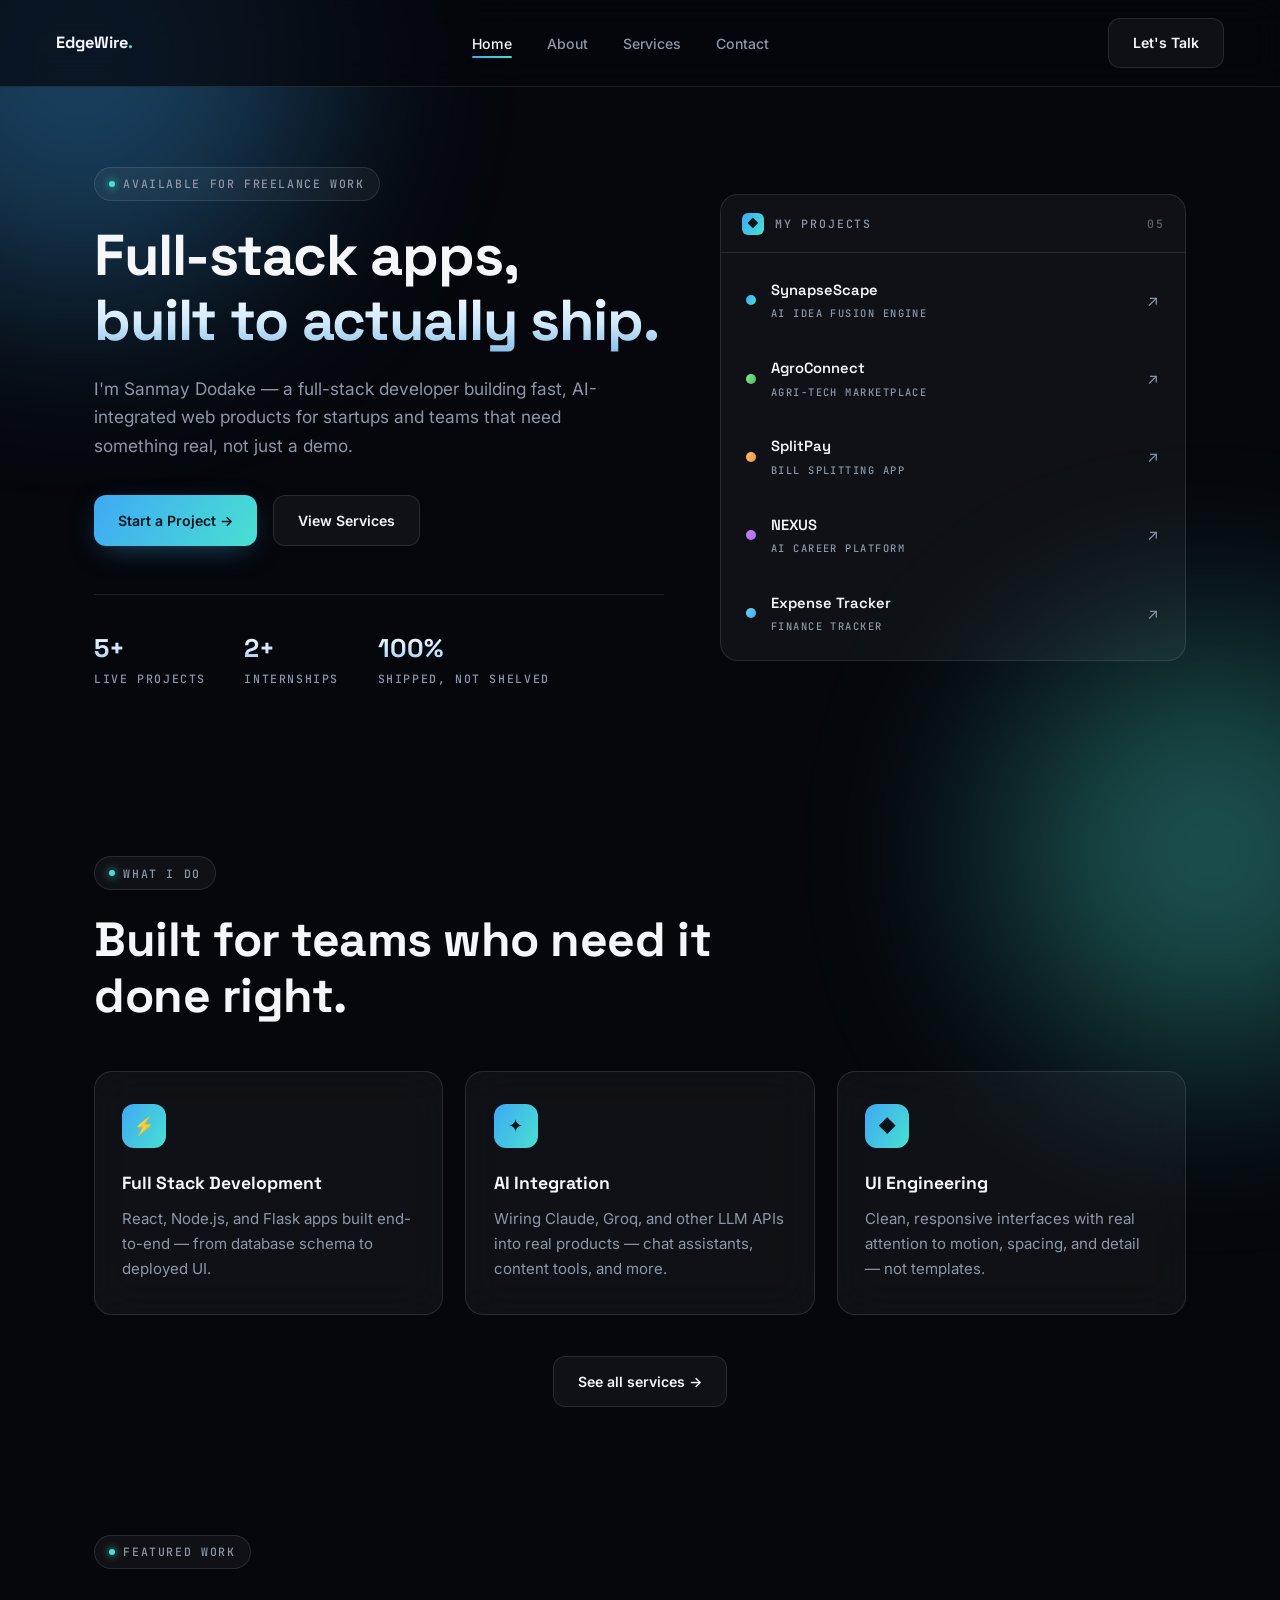
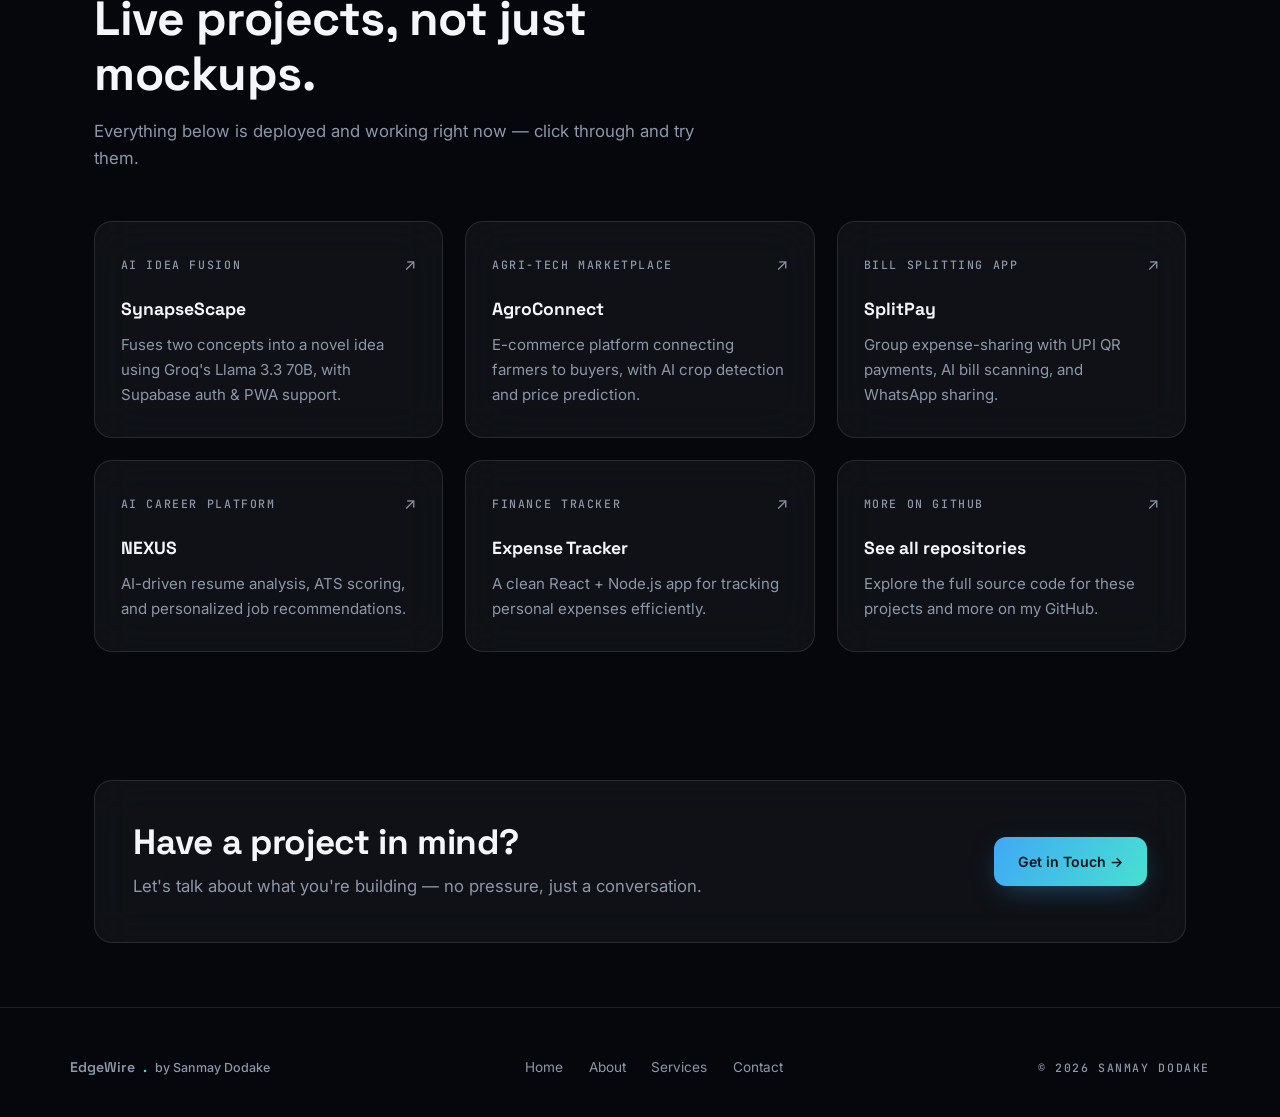
<file: index.html>
<!DOCTYPE html>
<html lang="en">
<head>
<meta charset="UTF-8">
<meta name="viewport" content="width=device-width, initial-scale=1.0">
<title>Sanmay Dodake — Full Stack Developer for Hire</title>
<link rel="preconnect" href="https://fonts.googleapis.com">
<link rel="preconnect" href="https://fonts.gstatic.com" crossorigin>
<link href="https://fonts.googleapis.com/css2?family=Space+Grotesk:wght@500;600;700&family=Inter:wght@400;500;600;700&family=JetBrains+Mono:wght@400;500&display=swap" rel="stylesheet">
<link rel="stylesheet" href="style.css">
</head>
<body>

  <div class="glow glow--blue"></div>
  <div class="glow glow--cyan"></div>

  <nav class="nav">
    <span class="nav__logo">EdgeWire<span class="nav__dot">.</span></span>
    <input type="checkbox" id="navToggle" class="nav__toggle">
    <ul class="nav__links">
      <li><a href="index.html" class="is-active">Home</a></li>
      <li><a href="about.html">About</a></li>
      <li><a href="services.html">Services</a></li>
      <li><a href="contact.html">Contact</a></li>
    </ul>
    <div class="nav__cta">
      <a href="contact.html" class="btn btn--ghost">Let's Talk</a>
      <label for="navToggle" class="nav__burger"><span></span><span></span><span></span></label>
    </div>
  </nav>

  <main>
    <!-- HERO -->
    <section class="section hero">
      <div class="wrap hero__grid">
        <div class="hero__copy reveal">
          <p class="eyebrow tag">AVAILABLE FOR FREELANCE WORK</p>
          <h1 class="hero__title">
            Full-stack apps,<br>
            <span class="grad-text">built to actually ship.</span>
          </h1>
          <p class="hero__desc">
            I'm Sanmay Dodake — a full-stack developer building fast, AI-integrated
            web products for startups and teams that need something real, not just a demo.
          </p>
          <div class="hero__actions">
            <a href="contact.html" class="btn btn--primary">Start a Project →</a>
            <a href="services.html" class="btn btn--ghost">View Services</a>
          </div>

          <div class="hero__stats">
            <div><p class="hero__stat-num grad-text">5+</p><p class="tag">Live Projects</p></div>
            <div><p class="hero__stat-num grad-text">2+</p><p class="tag">Internships</p></div>
            <div><p class="hero__stat-num grad-text">100%</p><p class="tag">Shipped, Not Shelved</p></div>
          </div>
        </div>

        <div class="hero__visual reveal">
          <div class="glass mockup">
            <div class="mockup__bar">
              <span class="mockup__bar-icon">◆</span>
              <span class="tag mockup__url">MY PROJECTS</span>
              <span class="mockup__bar-count tag">05</span>
            </div>
            <div class="mockup__list">
              <a href="https://synapscape.vercel.app/" target="_blank" rel="noopener" class="mockup__item">
                <span class="mockup__item-dot" style="background:linear-gradient(120deg,#3FA9F5,#48E0D1)"></span>
                <span class="mockup__item-info">
                  <span class="mockup__item-name">SynapseScape</span>
                  <span class="mockup__item-tag tag">AI IDEA FUSION ENGINE</span>
                </span>
                <span class="mockup__item-arrow">↗</span>
              </a>
              <a href="https://agroconnect-gphg.onrender.com/" target="_blank" rel="noopener" class="mockup__item">
                <span class="mockup__item-dot" style="background:linear-gradient(120deg,#8CE99A,#40C057)"></span>
                <span class="mockup__item-info">
                  <span class="mockup__item-name">AgroConnect</span>
                  <span class="mockup__item-tag tag">AGRI-TECH MARKETPLACE</span>
                </span>
                <span class="mockup__item-arrow">↗</span>
              </a>
              <a href="https://splitpay-five.vercel.app/" target="_blank" rel="noopener" class="mockup__item">
                <span class="mockup__item-dot" style="background:linear-gradient(120deg,#FFB86B,#F2994A)"></span>
                <span class="mockup__item-info">
                  <span class="mockup__item-name">SplitPay</span>
                  <span class="mockup__item-tag tag">BILL SPLITTING APP</span>
                </span>
                <span class="mockup__item-arrow">↗</span>
              </a>
              <a href="https://nexus-analyzer-mu.vercel.app/" target="_blank" rel="noopener" class="mockup__item">
                <span class="mockup__item-dot" style="background:linear-gradient(120deg,#DA77F2,#9775FA)"></span>
                <span class="mockup__item-info">
                  <span class="mockup__item-name">NEXUS</span>
                  <span class="mockup__item-tag tag">AI CAREER PLATFORM</span>
                </span>
                <span class="mockup__item-arrow">↗</span>
              </a>
              <a href="https://expensify-tracky.netlify.app/" target="_blank" rel="noopener" class="mockup__item">
                <span class="mockup__item-dot" style="background:linear-gradient(120deg,#66D9E8,#3FA9F5)"></span>
                <span class="mockup__item-info">
                  <span class="mockup__item-name">Expense Tracker</span>
                  <span class="mockup__item-tag tag">FINANCE TRACKER</span>
                </span>
                <span class="mockup__item-arrow">↗</span>
              </a>
            </div>
          </div>
        </div>
      </div>
    </section>

    <!-- SERVICES PREVIEW -->
    <section class="section section--tight">
      <div class="wrap">
        <div class="section__head">
          <p class="eyebrow tag">WHAT I DO</p>
          <h2 class="section__title">Built for teams who need it done right.</h2>
        </div>

        <div class="grid-3 stagger">
          <div class="glass card reveal">
            <div class="card__icon">⚡</div>
            <h3 class="card__title">Full Stack Development</h3>
            <p class="card__desc">React, Node.js, and Flask apps built end-to-end — from database schema to deployed UI.</p>
          </div>
          <div class="glass card reveal">
            <div class="card__icon">✦</div>
            <h3 class="card__title">AI Integration</h3>
            <p class="card__desc">Wiring Claude, Groq, and other LLM APIs into real products — chat assistants, content tools, and more.</p>
          </div>
          <div class="glass card reveal">
            <div class="card__icon">◆</div>
            <h3 class="card__title">UI Engineering</h3>
            <p class="card__desc">Clean, responsive interfaces with real attention to motion, spacing, and detail — not templates.</p>
          </div>
        </div>

        <div class="services-cta">
          <a href="services.html" class="btn btn--ghost">See all services →</a>
        </div>
      </div>
    </section>

    <!-- FEATURED PROJECTS -->
    <section class="section section--tight">
      <div class="wrap">
        <div class="section__head">
          <p class="eyebrow tag">FEATURED WORK</p>
          <h2 class="section__title">Live projects, not just mockups.</h2>
          <p class="section__desc">Everything below is deployed and working right now — click through and try them.</p>
        </div>

        <div class="grid-3 stagger">
          <a href="https://synapscape.vercel.app/" target="_blank" rel="noopener" class="glass project-card reveal">
            <div class="project-card__top">
              <span class="tag">AI IDEA FUSION</span>
              <span class="project-card__arrow">↗</span>
            </div>
            <h3 class="card__title">SynapseScape</h3>
            <p class="card__desc">Fuses two concepts into a novel idea using Groq's Llama 3.3 70B, with Supabase auth &amp; PWA support.</p>
          </a>

          <a href="https://agroconnect-gphg.onrender.com/" target="_blank" rel="noopener" class="glass project-card reveal">
            <div class="project-card__top">
              <span class="tag">AGRI-TECH MARKETPLACE</span>
              <span class="project-card__arrow">↗</span>
            </div>
            <h3 class="card__title">AgroConnect</h3>
            <p class="card__desc">E-commerce platform connecting farmers to buyers, with AI crop detection and price prediction.</p>
          </a>

          <a href="https://splitpay-five.vercel.app/" target="_blank" rel="noopener" class="glass project-card reveal">
            <div class="project-card__top">
              <span class="tag">BILL SPLITTING APP</span>
              <span class="project-card__arrow">↗</span>
            </div>
            <h3 class="card__title">SplitPay</h3>
            <p class="card__desc">Group expense-sharing with UPI QR payments, AI bill scanning, and WhatsApp sharing.</p>
          </a>

          <a href="https://nexus-analyzer-mu.vercel.app/" target="_blank" rel="noopener" class="glass project-card reveal">
            <div class="project-card__top">
              <span class="tag">AI CAREER PLATFORM</span>
              <span class="project-card__arrow">↗</span>
            </div>
            <h3 class="card__title">NEXUS</h3>
            <p class="card__desc">AI-driven resume analysis, ATS scoring, and personalized job recommendations.</p>
          </a>

          <a href="https://expensify-tracky.netlify.app/" target="_blank" rel="noopener" class="glass project-card reveal">
            <div class="project-card__top">
              <span class="tag">FINANCE TRACKER</span>
              <span class="project-card__arrow">↗</span>
            </div>
            <h3 class="card__title">Expense Tracker</h3>
            <p class="card__desc">A clean React + Node.js app for tracking personal expenses efficiently.</p>
          </a>

          <a href="https://github.com/sunnydodake2428-boop" target="_blank" rel="noopener" class="glass project-card reveal">
            <div class="project-card__top">
              <span class="tag">MORE ON GITHUB</span>
              <span class="project-card__arrow">↗</span>
            </div>
            <h3 class="card__title">See all repositories</h3>
            <p class="card__desc">Explore the full source code for these projects and more on my GitHub.</p>
          </a>
        </div>
      </div>
    </section>

    <!-- CTA BAND -->
    <section class="section section--tight">
      <div class="wrap">
        <div class="glass cta-band reveal">
          <div>
            <h2 class="section__title" style="font-size:clamp(1.6rem,3.5vw,2.2rem)">Have a project in mind?</h2>
            <p class="section__desc" style="margin-top:.6rem">Let's talk about what you're building — no pressure, just a conversation.</p>
          </div>
          <a href="contact.html" class="btn btn--primary">Get in Touch →</a>
        </div>
      </div>
    </section>
  </main>

  <footer class="footer">
    <div class="footer__inner">
      <span class="footer__logo">EdgeWire<span class="nav__dot">.</span> <span class="footer__credit tag">by Sanmay Dodake</span></span>
      <div class="footer__links">
        <a href="index.html">Home</a>
        <a href="about.html">About</a>
        <a href="services.html">Services</a>
        <a href="contact.html">Contact</a>
      </div>
      <span class="tag">© 2026 SANMAY DODAKE</span>
    </div>
  </footer>

</body>
</html>
</file>
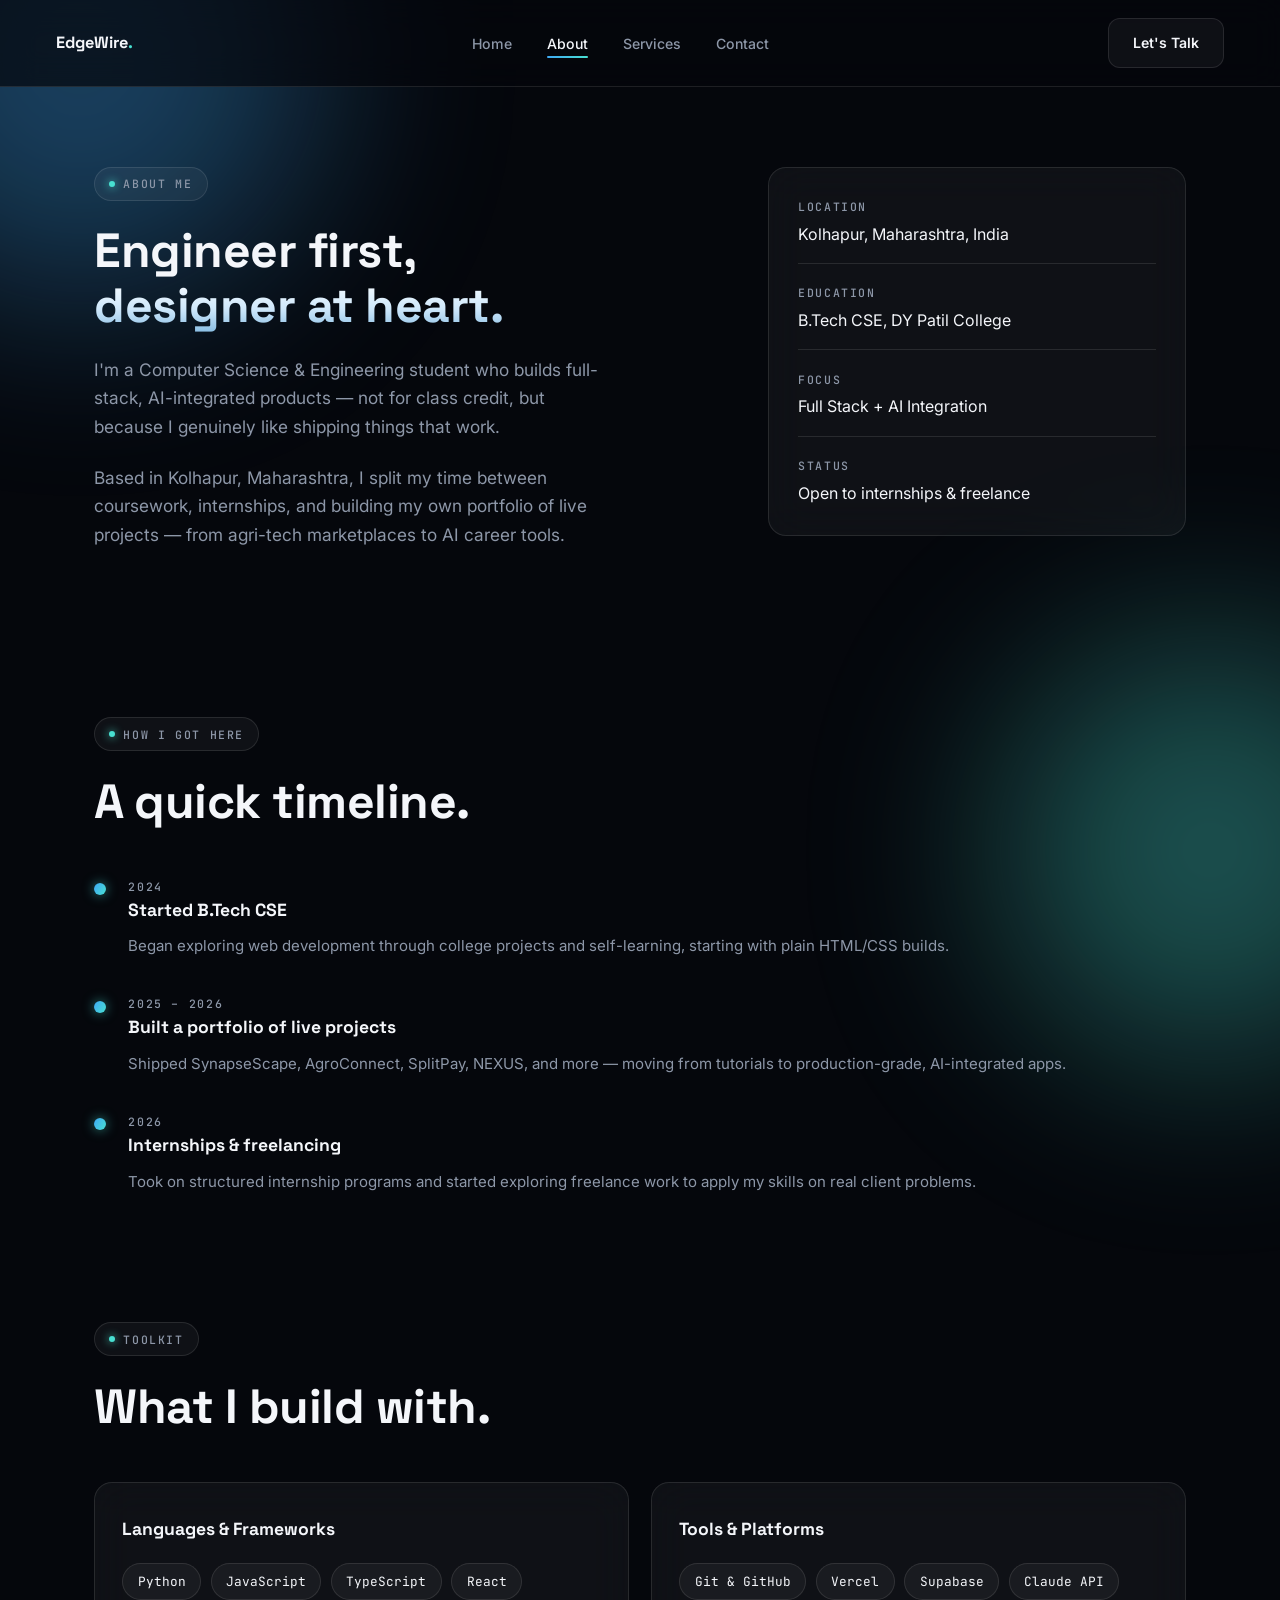
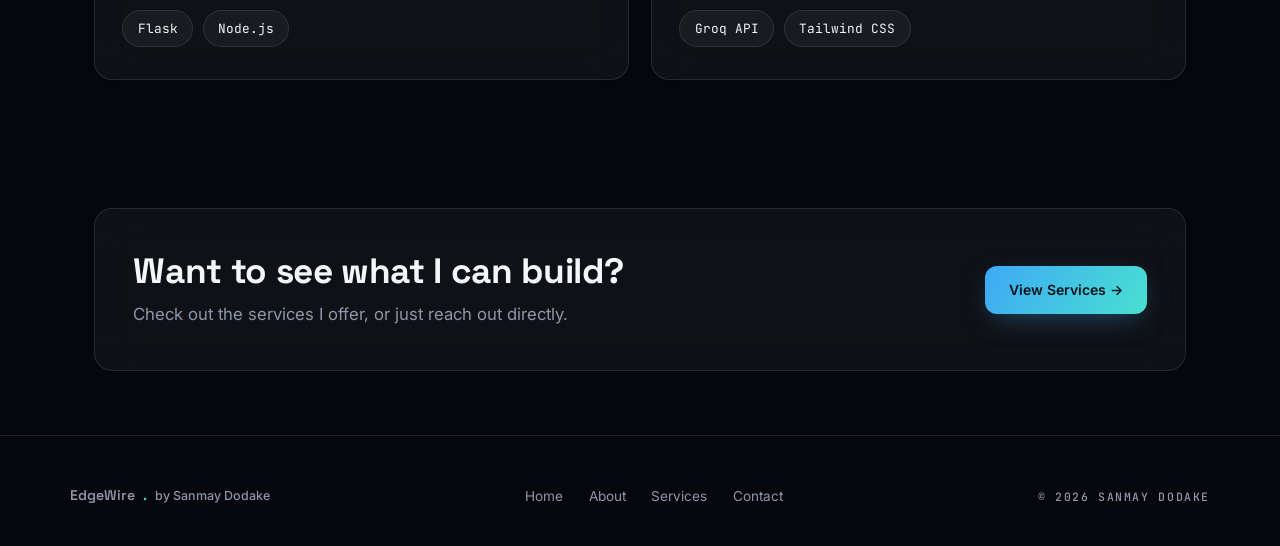
<file: about.html>
<!DOCTYPE html>
<html lang="en">
<head>
<meta charset="UTF-8">
<meta name="viewport" content="width=device-width, initial-scale=1.0">
<title>About — Sanmay Dodake</title>
<link rel="preconnect" href="https://fonts.googleapis.com">
<link rel="preconnect" href="https://fonts.gstatic.com" crossorigin>
<link href="https://fonts.googleapis.com/css2?family=Space+Grotesk:wght@500;600;700&family=Inter:wght@400;500;600;700&family=JetBrains+Mono:wght@400;500&display=swap" rel="stylesheet">
<link rel="stylesheet" href="style.css">
</head>
<body>

  <div class="glow glow--blue"></div>
  <div class="glow glow--cyan"></div>

  <nav class="nav">
    <span class="nav__logo">EdgeWire<span class="nav__dot">.</span></span>
    <input type="checkbox" id="navToggle" class="nav__toggle">
    <ul class="nav__links">
      <li><a href="index.html">Home</a></li>
      <li><a href="about.html" class="is-active">About</a></li>
      <li><a href="services.html">Services</a></li>
      <li><a href="contact.html">Contact</a></li>
    </ul>
    <div class="nav__cta">
      <a href="contact.html" class="btn btn--ghost">Let's Talk</a>
      <label for="navToggle" class="nav__burger"><span></span><span></span><span></span></label>
    </div>
  </nav>

  <main>
    <!-- INTRO -->
    <section class="section" style="padding-top:5rem;">
      <div class="wrap about__grid">
        <div class="reveal">
          <p class="eyebrow tag">ABOUT ME</p>
          <h1 class="section__title">
            Engineer first,<br><span class="grad-text">designer at heart.</span>
          </h1>
          <p class="hero__desc" style="margin-top:1.4rem;">
            I'm a Computer Science &amp; Engineering student who builds full-stack,
            AI-integrated products — not for class credit, but because I genuinely
            like shipping things that work.
          </p>
          <p class="hero__desc">
            Based in Kolhapur, Maharashtra, I split my time between coursework,
            internships, and building my own portfolio of live projects — from
            agri-tech marketplaces to AI career tools.
          </p>
        </div>

        <div class="glass about__panel reveal">
          <div class="about__row">
            <span class="tag">LOCATION</span>
            <span>Kolhapur, Maharashtra, India</span>
          </div>
          <div class="about__row">
            <span class="tag">EDUCATION</span>
            <span>B.Tech CSE, DY Patil College</span>
          </div>
          <div class="about__row">
            <span class="tag">FOCUS</span>
            <span>Full Stack + AI Integration</span>
          </div>
          <div class="about__row">
            <span class="tag">STATUS</span>
            <span>Open to internships &amp; freelance</span>
          </div>
        </div>
      </div>
    </section>

    <!-- STORY -->
    <section class="section section--tight">
      <div class="wrap">
        <div class="section__head">
          <p class="eyebrow tag">HOW I GOT HERE</p>
          <h2 class="section__title">A quick timeline.</h2>
        </div>

        <div class="timeline stagger">
          <div class="timeline__item reveal">
            <div class="timeline__dot"></div>
            <div>
              <p class="tag">2024</p>
              <h3 class="card__title">Started B.Tech CSE</h3>
              <p class="card__desc">Began exploring web development through college projects and self-learning, starting with plain HTML/CSS builds.</p>
            </div>
          </div>
          <div class="timeline__item reveal">
            <div class="timeline__dot"></div>
            <div>
              <p class="tag">2025 – 2026</p>
              <h3 class="card__title">Built a portfolio of live projects</h3>
              <p class="card__desc">Shipped SynapseScape, AgroConnect, SplitPay, NEXUS, and more — moving from tutorials to production-grade, AI-integrated apps.</p>
            </div>
          </div>
          <div class="timeline__item reveal">
            <div class="timeline__dot"></div>
            <div>
              <p class="tag">2026</p>
              <h3 class="card__title">Internships &amp; freelancing</h3>
              <p class="card__desc">Took on structured internship programs and started exploring freelance work to apply my skills on real client problems.</p>
            </div>
          </div>
        </div>
      </div>
    </section>

    <!-- SKILLS -->
    <section class="section section--tight">
      <div class="wrap">
        <div class="section__head">
          <p class="eyebrow tag">TOOLKIT</p>
          <h2 class="section__title">What I build with.</h2>
        </div>

        <div class="grid-2 stagger">
          <div class="glass card reveal">
            <h3 class="card__title">Languages &amp; Frameworks</h3>
            <div class="pills">
              <span class="pill">Python</span>
              <span class="pill">JavaScript</span>
              <span class="pill">TypeScript</span>
              <span class="pill">React</span>
              <span class="pill">Flask</span>
              <span class="pill">Node.js</span>
            </div>
          </div>
          <div class="glass card reveal">
            <h3 class="card__title">Tools &amp; Platforms</h3>
            <div class="pills">
              <span class="pill">Git &amp; GitHub</span>
              <span class="pill">Vercel</span>
              <span class="pill">Supabase</span>
              <span class="pill">Claude API</span>
              <span class="pill">Groq API</span>
              <span class="pill">Tailwind CSS</span>
            </div>
          </div>
        </div>
      </div>
    </section>

    <!-- CTA -->
    <section class="section section--tight">
      <div class="wrap">
        <div class="glass cta-band reveal">
          <div>
            <h2 class="section__title" style="font-size:clamp(1.6rem,3.5vw,2.2rem)">Want to see what I can build?</h2>
            <p class="section__desc" style="margin-top:.6rem">Check out the services I offer, or just reach out directly.</p>
          </div>
          <a href="services.html" class="btn btn--primary">View Services →</a>
        </div>
      </div>
    </section>
  </main>

  <footer class="footer">
    <div class="footer__inner">
      <span class="footer__logo">EdgeWire<span class="nav__dot">.</span> <span class="footer__credit tag">by Sanmay Dodake</span></span>
      <div class="footer__links">
        <a href="index.html">Home</a>
        <a href="about.html">About</a>
        <a href="services.html">Services</a>
        <a href="contact.html">Contact</a>
      </div>
      <span class="tag">© 2026 SANMAY DODAKE</span>
    </div>
  </footer>

</body>
</html>
</file>
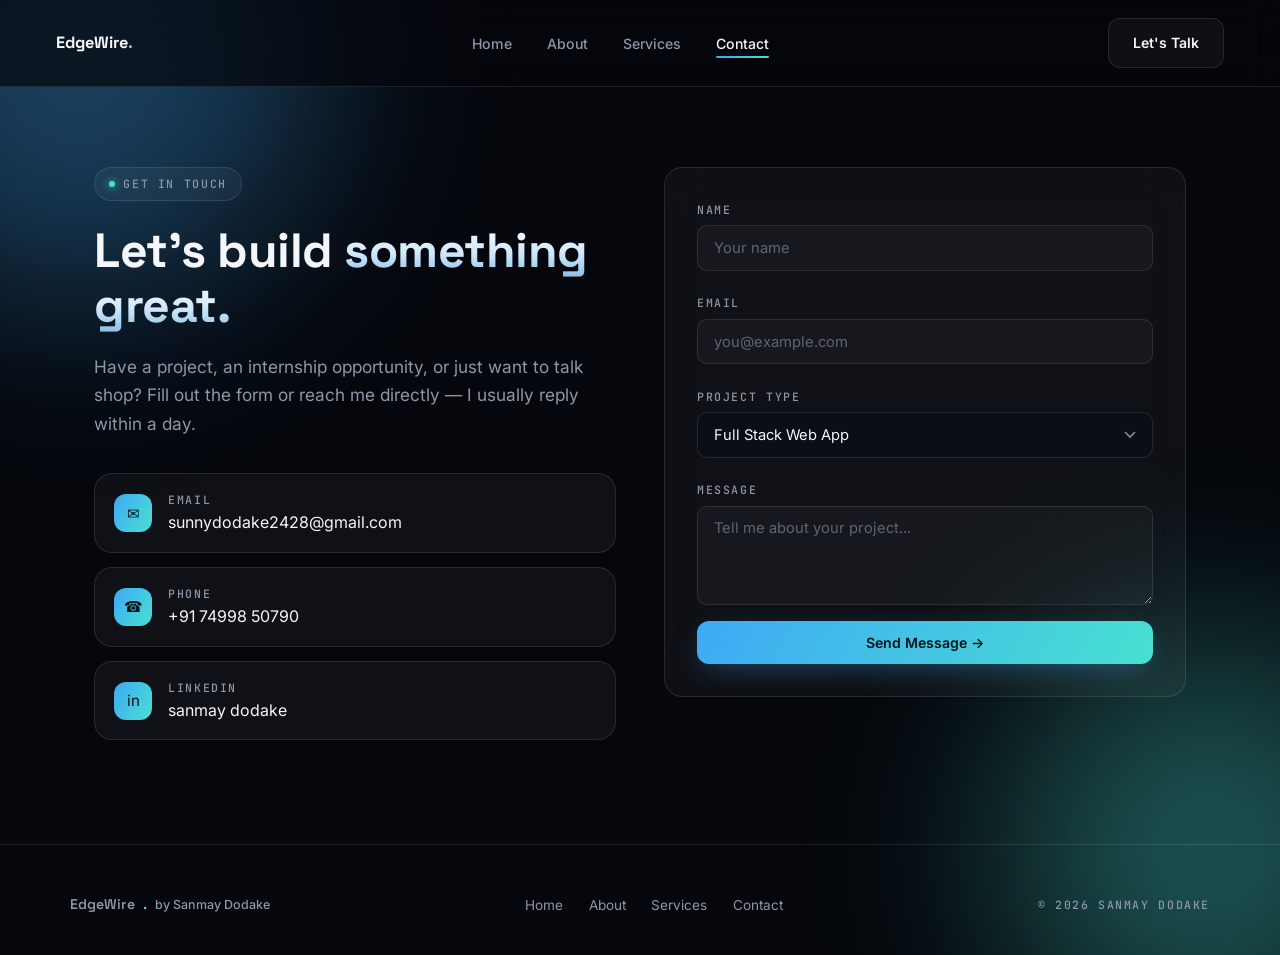
<file: contact.html>
<!DOCTYPE html>
<html lang="en">
<head>
<meta charset="UTF-8">
<meta name="viewport" content="width=device-width, initial-scale=1.0">
<title>Contact — Sanmay Dodake</title>
<link rel="preconnect" href="https://fonts.googleapis.com">
<link rel="preconnect" href="https://fonts.gstatic.com" crossorigin>
<link href="https://fonts.googleapis.com/css2?family=Space+Grotesk:wght@500;600;700&family=Inter:wght@400;500;600;700&family=JetBrains+Mono:wght@400;500&display=swap" rel="stylesheet">
<link rel="stylesheet" href="style.css">
</head>
<body>

  <div class="glow glow--blue"></div>
  <div class="glow glow--cyan"></div>

  <nav class="nav">
    <span class="nav__logo">EdgeWire<span class="nav__dot">.</span></span>
    <input type="checkbox" id="navToggle" class="nav__toggle">
    <ul class="nav__links">
      <li><a href="index.html">Home</a></li>
      <li><a href="about.html">About</a></li>
      <li><a href="services.html">Services</a></li>
      <li><a href="contact.html" class="is-active">Contact</a></li>
    </ul>
    <div class="nav__cta">
      <a href="contact.html" class="btn btn--ghost">Let's Talk</a>
      <label for="navToggle" class="nav__burger"><span></span><span></span><span></span></label>
    </div>
  </nav>

  <main>
    <section class="section" style="padding-top:5rem;">
      <div class="wrap contact__grid">

        <div class="reveal">
          <p class="eyebrow tag">GET IN TOUCH</p>
          <h1 class="section__title">Let's build <span class="grad-text">something great.</span></h1>
          <p class="hero__desc" style="margin-top:1.2rem;">
            Have a project, an internship opportunity, or just want to talk shop?
            Fill out the form or reach me directly — I usually reply within a day.
          </p>

          <div class="contact__list">
            <a href="mailto:sunnydodake2428@gmail.com" class="contact__item glass">
              <span class="card__icon" style="margin:0;">✉</span>
              <div>
                <p class="tag">EMAIL</p>
                <p>sunnydodake2428@gmail.com</p>
              </div>
            </a>
            <a href="tel:+917499850790" class="contact__item glass">
              <span class="card__icon" style="margin:0;">☎</span>
              <div>
                <p class="tag">PHONE</p>
                <p>+91 74998 50790</p>
              </div>
            </a>
            <a href="https://www.linkedin.com/in/sanmay-dodake-a705a1342" target="_blank" rel="noopener" class="contact__item glass">
              <span class="card__icon" style="margin:0;">in</span>
              <div>
                <p class="tag">LINKEDIN</p>
                <p>sanmay dodake</p>
              </div>
            </a>
          </div>
        </div>

        <form class="glass contact-form reveal" action="mailto:sunnydodake2428@gmail.com" method="post" enctype="text/plain">
          <label class="tag">NAME</label>
          <input type="text" name="Name" class="input" placeholder="Your name" required>

          <label class="tag">EMAIL</label>
          <input type="email" name="Email" class="input" placeholder="you@example.com" required>

          <label class="tag">PROJECT TYPE</label>
          <select class="input" name="Project Type">
            <option>Full Stack Web App</option>
            <option>AI Integration</option>
            <option>Landing Page / Portfolio</option>
            <option>Something else</option>
          </select>

          <label class="tag">MESSAGE</label>
          <textarea class="input" name="Message" rows="4" placeholder="Tell me about your project..." required></textarea>

          <button type="submit" class="btn btn--primary" style="width:100%; justify-content:center; margin-top:0.6rem;">Send Message →</button>
        </form>
      </div>
    </section>
  </main>

  <footer class="footer">
    <div class="footer__inner">
      <span class="footer__logo">EdgeWire<span class="nav__dot">.</span> <span class="footer__credit tag">by Sanmay Dodake</span></span>
      <div class="footer__links">
        <a href="index.html">Home</a>
        <a href="about.html">About</a>
        <a href="services.html">Services</a>
        <a href="contact.html">Contact</a>
      </div>
      <span class="tag">© 2026 SANMAY DODAKE</span>
    </div>
  </footer>

</body>
</html>
</file>
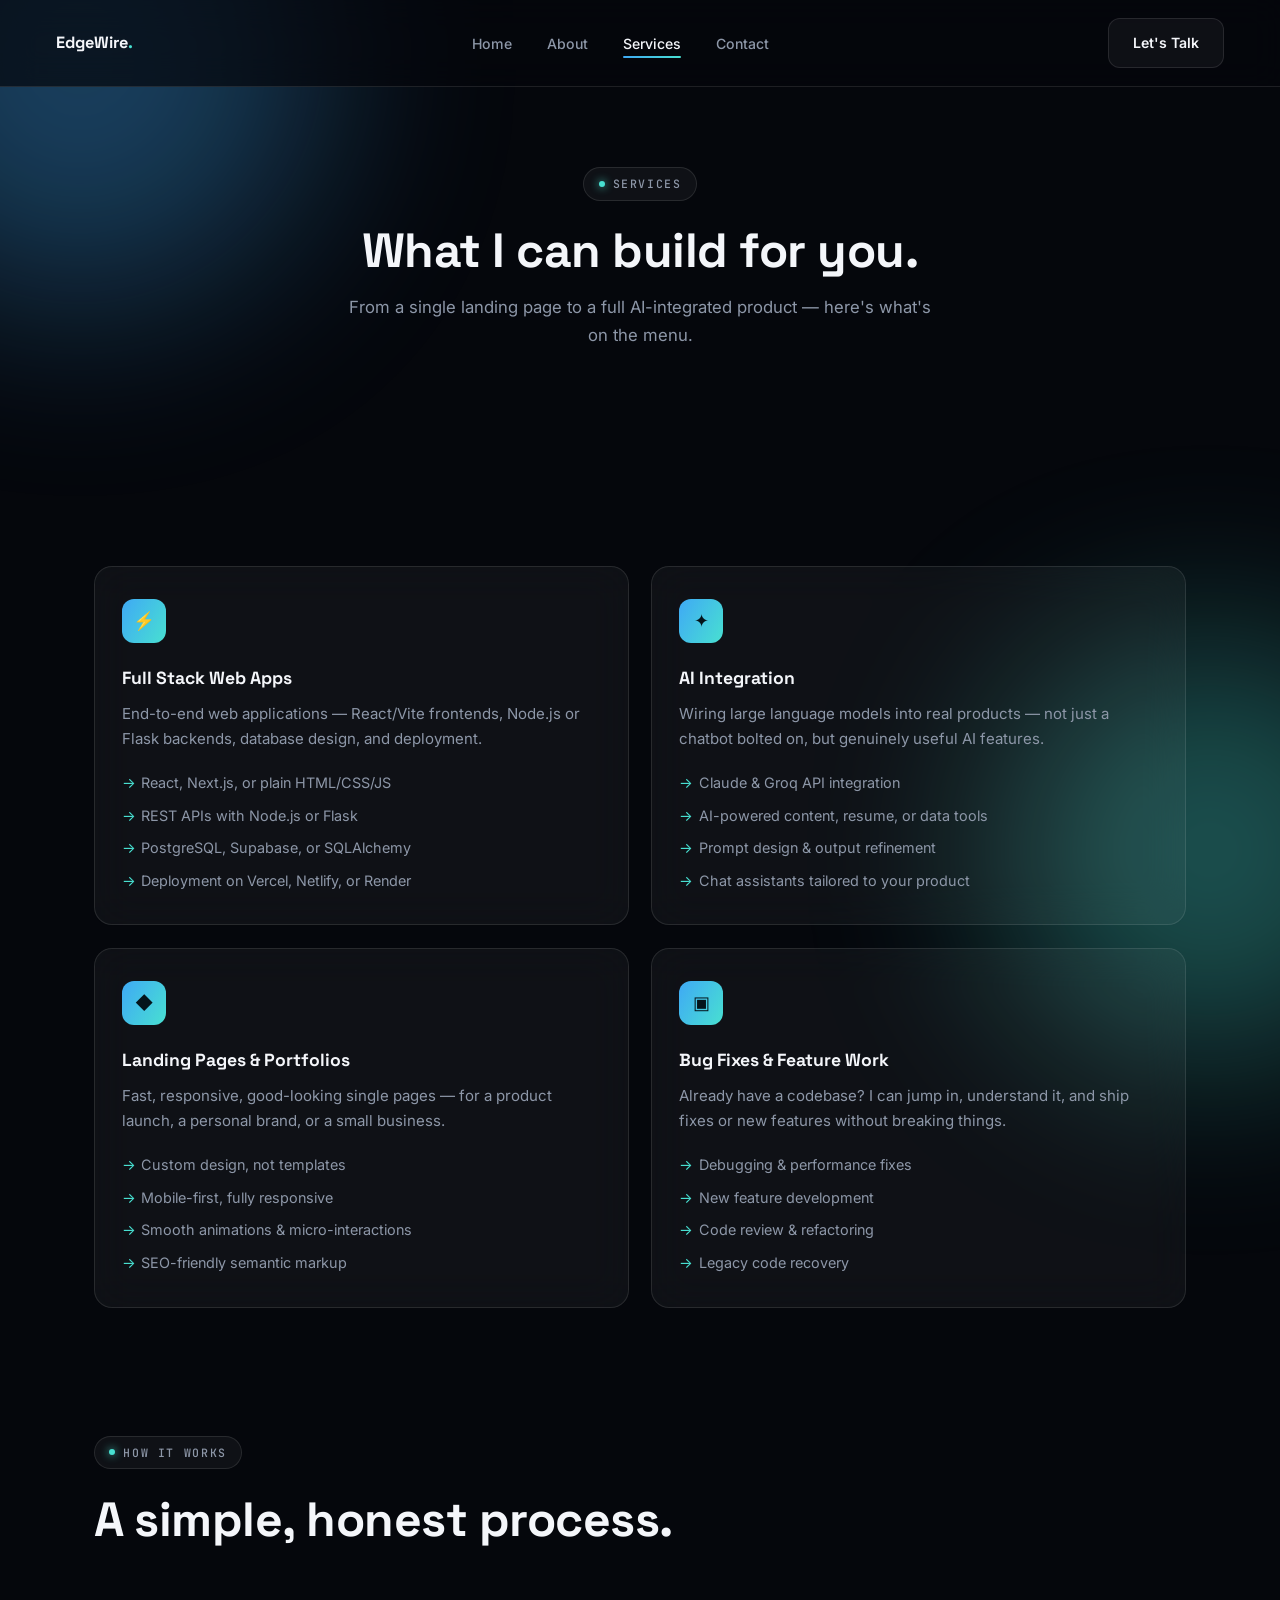
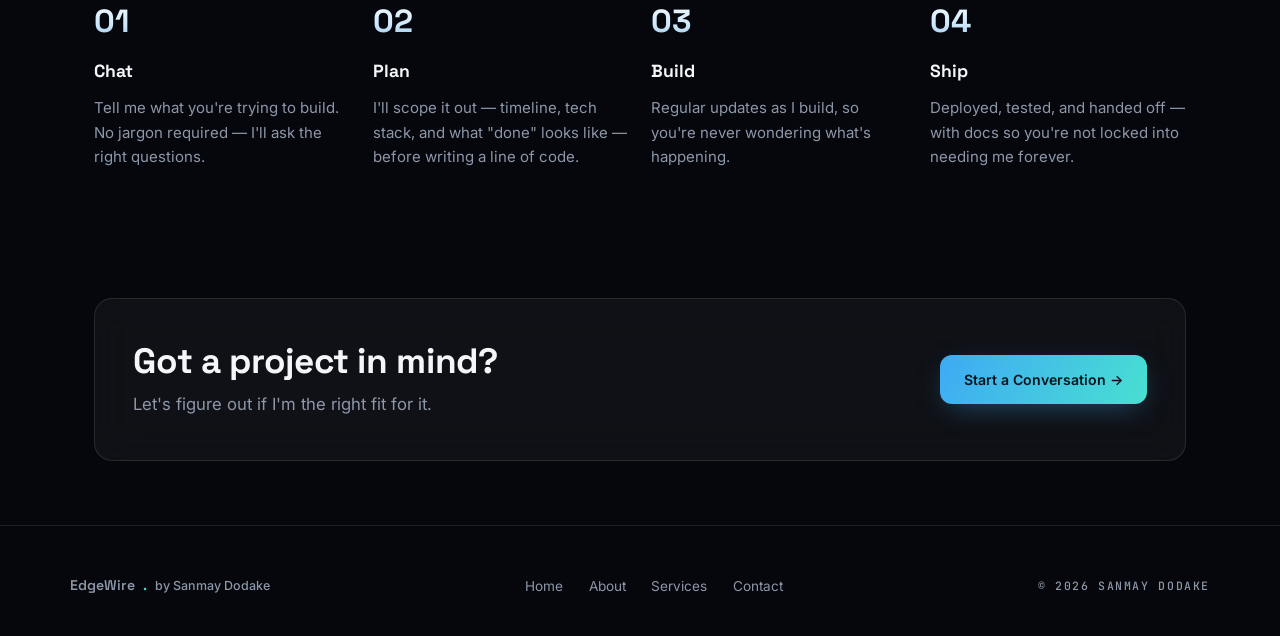
<file: services.html>
<!DOCTYPE html>
<html lang="en">
<head>
<meta charset="UTF-8">
<meta name="viewport" content="width=device-width, initial-scale=1.0">
<title>Services — Sanmay Dodake</title>
<link rel="preconnect" href="https://fonts.googleapis.com">
<link rel="preconnect" href="https://fonts.gstatic.com" crossorigin>
<link href="https://fonts.googleapis.com/css2?family=Space+Grotesk:wght@500;600;700&family=Inter:wght@400;500;600;700&family=JetBrains+Mono:wght@400;500&display=swap" rel="stylesheet">
<link rel="stylesheet" href="style.css">
</head>
<body>

  <div class="glow glow--blue"></div>
  <div class="glow glow--cyan"></div>

  <nav class="nav">
    <span class="nav__logo">EdgeWire<span class="nav__dot">.</span></span>
    <input type="checkbox" id="navToggle" class="nav__toggle">
    <ul class="nav__links">
      <li><a href="index.html">Home</a></li>
      <li><a href="about.html">About</a></li>
      <li><a href="services.html" class="is-active">Services</a></li>
      <li><a href="contact.html">Contact</a></li>
    </ul>
    <div class="nav__cta">
      <a href="contact.html" class="btn btn--ghost">Let's Talk</a>
      <label for="navToggle" class="nav__burger"><span></span><span></span><span></span></label>
    </div>
  </nav>

  <main>
    <section class="section" style="padding-top:5rem;">
      <div class="wrap section__head section__head--center" style="max-width:640px; margin-left:auto; margin-right:auto;">
        <p class="eyebrow tag" style="margin-left:auto;margin-right:auto;">SERVICES</p>
        <h1 class="section__title">What I can build for you.</h1>
        <p class="section__desc">From a single landing page to a full AI-integrated product — here's what's on the menu.</p>
      </div>
    </section>

    <section class="section section--tight">
      <div class="wrap grid-2 stagger">
        <div class="glass card reveal">
          <div class="card__icon">⚡</div>
          <h3 class="card__title">Full Stack Web Apps</h3>
          <p class="card__desc">End-to-end web applications — React/Vite frontends, Node.js or Flask backends, database design, and deployment.</p>
          <ul class="card__list">
            <li>React, Next.js, or plain HTML/CSS/JS</li>
            <li>REST APIs with Node.js or Flask</li>
            <li>PostgreSQL, Supabase, or SQLAlchemy</li>
            <li>Deployment on Vercel, Netlify, or Render</li>
          </ul>
        </div>

        <div class="glass card reveal">
          <div class="card__icon">✦</div>
          <h3 class="card__title">AI Integration</h3>
          <p class="card__desc">Wiring large language models into real products — not just a chatbot bolted on, but genuinely useful AI features.</p>
          <ul class="card__list">
            <li>Claude &amp; Groq API integration</li>
            <li>AI-powered content, resume, or data tools</li>
            <li>Prompt design &amp; output refinement</li>
            <li>Chat assistants tailored to your product</li>
          </ul>
        </div>

        <div class="glass card reveal">
          <div class="card__icon">◆</div>
          <h3 class="card__title">Landing Pages &amp; Portfolios</h3>
          <p class="card__desc">Fast, responsive, good-looking single pages — for a product launch, a personal brand, or a small business.</p>
          <ul class="card__list">
            <li>Custom design, not templates</li>
            <li>Mobile-first, fully responsive</li>
            <li>Smooth animations &amp; micro-interactions</li>
            <li>SEO-friendly semantic markup</li>
          </ul>
        </div>

        <div class="glass card reveal">
          <div class="card__icon">▣</div>
          <h3 class="card__title">Bug Fixes &amp; Feature Work</h3>
          <p class="card__desc">Already have a codebase? I can jump in, understand it, and ship fixes or new features without breaking things.</p>
          <ul class="card__list">
            <li>Debugging &amp; performance fixes</li>
            <li>New feature development</li>
            <li>Code review &amp; refactoring</li>
            <li>Legacy code recovery</li>
          </ul>
        </div>
      </div>
    </section>

    <!-- PROCESS -->
    <section class="section section--tight">
      <div class="wrap">
        <div class="section__head">
          <p class="eyebrow tag">HOW IT WORKS</p>
          <h2 class="section__title">A simple, honest process.</h2>
        </div>

        <div class="process stagger">
          <div class="process__step reveal">
            <p class="process__num grad-text">01</p>
            <h3 class="card__title">Chat</h3>
            <p class="card__desc">Tell me what you're trying to build. No jargon required — I'll ask the right questions.</p>
          </div>
          <div class="process__step reveal">
            <p class="process__num grad-text">02</p>
            <h3 class="card__title">Plan</h3>
            <p class="card__desc">I'll scope it out — timeline, tech stack, and what "done" looks like — before writing a line of code.</p>
          </div>
          <div class="process__step reveal">
            <p class="process__num grad-text">03</p>
            <h3 class="card__title">Build</h3>
            <p class="card__desc">Regular updates as I build, so you're never wondering what's happening.</p>
          </div>
          <div class="process__step reveal">
            <p class="process__num grad-text">04</p>
            <h3 class="card__title">Ship</h3>
            <p class="card__desc">Deployed, tested, and handed off — with docs so you're not locked into needing me forever.</p>
          </div>
        </div>
      </div>
    </section>

    <section class="section section--tight">
      <div class="wrap">
        <div class="glass cta-band reveal">
          <div>
            <h2 class="section__title" style="font-size:clamp(1.6rem,3.5vw,2.2rem)">Got a project in mind?</h2>
            <p class="section__desc" style="margin-top:.6rem">Let's figure out if I'm the right fit for it.</p>
          </div>
          <a href="contact.html" class="btn btn--primary">Start a Conversation →</a>
        </div>
      </div>
    </section>
  </main>

  <footer class="footer">
    <div class="footer__inner">
      <span class="footer__logo">EdgeWire<span class="nav__dot">.</span> <span class="footer__credit tag">by Sanmay Dodake</span></span>
      <div class="footer__links">
        <a href="index.html">Home</a>
        <a href="about.html">About</a>
        <a href="services.html">Services</a>
        <a href="contact.html">Contact</a>
      </div>
      <span class="tag">© 2026 SANMAY DODAKE</span>
    </div>
  </footer>

</body>
</html>
</file>
<file: style.css>
/* ==========================================================================
   Sanmay Dodake — Freelance Dev Services
   Shared design system — Task 7 (Multi-Page Website)
   ========================================================================== */

:root{
  --bg: #05070C;
  --bg-2: #0A0E16;
  --glass: rgba(255,255,255,0.045);
  --glass-hover: rgba(255,255,255,0.075);
  --glass-border: rgba(255,255,255,0.10);
  --glass-border-strong: rgba(255,255,255,0.22);
  --text: #F4F6FA;
  --text-muted: #8D97A8;
  --text-dim: #5C6577;

  --blue: #3FA9F5;
  --cyan: #48E0D1;
  --gradient: linear-gradient(120deg, var(--blue), var(--cyan));
  --gradient-text: linear-gradient(180deg, #ffffff 0%, #cfe8fb 55%, #7fb8e0 100%);

  --font-display: "Space Grotesk", sans-serif;
  --font-body: "Inter", sans-serif;
  --font-mono: "JetBrains Mono", monospace;

  --maxw: 1140px;
  --radius: 18px;
}

*{ margin:0; padding:0; box-sizing:border-box; }
html{ scroll-behavior:smooth; }

body{
  background: var(--bg);
  color: var(--text);
  font-family: var(--font-body);
  line-height: 1.65;
  -webkit-font-smoothing: antialiased;
  overflow-x: hidden;
  position: relative;
}

a{ color:inherit; text-decoration:none; }
ul{ list-style:none; }
button{ font-family:inherit; }
img{ max-width:100%; display:block; }

::selection{ background: var(--cyan); color:#04141a; }
:focus-visible{ outline: 2px solid var(--cyan); outline-offset: 3px; }

.tag{
  font-family: var(--font-mono);
  font-size: 0.72rem;
  font-weight: 500;
  letter-spacing: 0.14em;
  text-transform: uppercase;
  color: var(--text-muted);
}

.eyebrow{
  display:inline-flex;
  align-items:center;
  gap: 0.5rem;
  padding: 0.4rem 0.9rem;
  border: 1px solid var(--glass-border);
  border-radius: 100px;
  background: var(--glass);
  margin-bottom: 1.4rem;
}
.eyebrow::before{
  content:"";
  width:6px; height:6px;
  border-radius:50%;
  background: var(--cyan);
  box-shadow: 0 0 8px var(--cyan);
}

.grad-text{
  background: var(--gradient-text);
  -webkit-background-clip: text;
  background-clip: text;
  color: transparent;
}

/* ---------- Ambient glow blobs (decorative, behind content) ---------- */
.glow{
  position: fixed;
  border-radius: 50%;
  filter: blur(100px);
  z-index: -1;
  pointer-events: none;
  opacity: 0.35;
}
.glow--blue{ background: var(--blue); width: 480px; height: 480px; top: -180px; left: -160px; }
.glow--cyan{ background: var(--cyan); width: 420px; height: 420px; bottom: -160px; right: -140px; }

/* ---------- Nav ---------- */
.nav{
  position: sticky;
  top: 0;
  z-index: 100;
  display:flex;
  align-items:center;
  justify-content: space-between;
  padding: 1.1rem clamp(1.5rem, 5vw, 3.5rem);
  background: rgba(5,7,12,0.7);
  backdrop-filter: blur(16px);
  -webkit-backdrop-filter: blur(16px);
  border-bottom: 1px solid var(--glass-border);
}

.nav__logo{
  font-family: var(--font-display);
  font-weight: 700;
  font-size: 1.02rem;
  white-space: nowrap;
}
.nav__dot{ color: var(--cyan); }

.footer__logo{
  font-family: var(--font-display);
  font-weight: 600;
  font-size: 0.88rem;
  color: var(--text-muted);
  display: inline-flex;
  align-items: baseline;
  gap: 0.5rem;
}
.footer__logo .nav__dot{ color: var(--cyan); }
.footer__credit{ font-family: var(--font-body); text-transform: none; letter-spacing: normal; font-size: 0.78rem; }

.nav__links{
  display:flex;
  align-items:center;
  gap: 2.2rem;
  font-size: 0.88rem;
  font-weight: 500;
  color: var(--text-muted);
}
.nav__links a{ position:relative; transition: color .2s ease; padding: 0.3rem 0; }
.nav__links a::after{
  content:"";
  position:absolute; left:0; right:0; bottom:-2px;
  height:2px;
  background: var(--gradient);
  transform: scaleX(0);
  transform-origin: left;
  transition: transform .25s ease;
  border-radius: 2px;
}
.nav__links a:hover{ color: var(--text); }
.nav__links a:hover::after{ transform: scaleX(1); }
.nav__links a.is-active{ color: var(--text); }
.nav__links a.is-active::after{ transform: scaleX(1); }

.nav__cta{ display:flex; align-items:center; gap: 1.6rem; }

/* mobile nav toggle (checkbox hack, pure CSS) */
.nav__burger{ display:none; }
.nav__toggle{ display:none; }

/* ---------- Buttons ---------- */
.btn{
  display:inline-flex;
  align-items:center;
  gap: 0.5rem;
  font-family: var(--font-body);
  font-weight: 600;
  font-size: 0.88rem;
  padding: 0.8rem 1.5rem;
  border-radius: 12px;
  border: none;
  cursor: pointer;
  transition: transform .2s ease, box-shadow .2s ease, border-color .2s ease, background .2s ease;
}
.btn--primary{
  background: var(--gradient);
  color: #04141a;
  box-shadow: 0 8px 30px -10px rgba(63,169,245,0.5);
}
.btn--primary:hover{ transform: translateY(-2px); box-shadow: 0 14px 40px -10px rgba(72,224,209,0.55); }

.btn--ghost{
  background: var(--glass);
  border: 1px solid var(--glass-border);
  color: var(--text);
}
.btn--ghost:hover{ border-color: var(--glass-border-strong); background: var(--glass-hover); transform: translateY(-2px); }

/* ---------- Layout helpers ---------- */
.wrap{ max-width: var(--maxw); margin: 0 auto; padding: 0 1.5rem; }
.section{ padding: 6.5rem 1.5rem; }
.section--tight{ padding: 4rem 1.5rem; }

.section__head{ max-width: 640px; margin-bottom: 3rem; }
.section__title{
  font-family: var(--font-display);
  font-weight: 700;
  font-size: clamp(2rem, 4.5vw, 3rem);
  line-height: 1.15;
  letter-spacing: -0.01em;
}
.section__desc{ margin-top: 1rem; color: var(--text-muted); font-size: 1.05rem; }
.section__head--center{ margin-left:auto; margin-right:auto; text-align:center; }

/* ---------- Glass card ---------- */
.glass{
  background: var(--glass);
  border: 1px solid var(--glass-border);
  border-radius: var(--radius);
  backdrop-filter: blur(20px);
  -webkit-backdrop-filter: blur(20px);
  transition: border-color .25s ease, background .25s ease, transform .25s ease, box-shadow .25s ease;
}
.glass:hover{
  border-color: var(--glass-border-strong);
  background: var(--glass-hover);
  transform: translateY(-4px);
  box-shadow: 0 20px 50px -20px rgba(63,169,245,0.25);
}

/* ---------- Footer ---------- */
.footer{
  border-top: 1px solid var(--glass-border);
  padding: 3rem 1.5rem 2.4rem;
}
.footer__inner{
  max-width: var(--maxw);
  margin: 0 auto;
  display:flex;
  justify-content: space-between;
  align-items:center;
  flex-wrap: wrap;
  gap: 1.2rem;
}
.footer__links{ display:flex; gap: 1.6rem; }
.footer__links a{ color: var(--text-muted); font-size: 0.85rem; transition: color .2s ease; }
.footer__links a:hover{ color: var(--text); }

/* ---------- Reveal-on-load animation (pure CSS) ---------- */
.reveal{
  opacity: 0;
  transform: translateY(24px);
  animation: rise 0.85s cubic-bezier(.16,.84,.44,1) forwards;
}
@keyframes rise{ to{ opacity:1; transform: translateY(0); } }

.stagger > *:nth-child(1){ animation-delay: .05s; }
.stagger > *:nth-child(2){ animation-delay: .15s; }
.stagger > *:nth-child(3){ animation-delay: .25s; }
.stagger > *:nth-child(4){ animation-delay: .35s; }
.stagger > *:nth-child(5){ animation-delay: .45s; }
.stagger > *:nth-child(6){ animation-delay: .55s; }

@media (prefers-reduced-motion: reduce){
  .reveal{ animation: none; opacity:1; transform:none; }
  html{ scroll-behavior:auto; }
}

/* ---------- Hero ---------- */
.hero{ padding-top: 5rem; }
.hero__grid{
  display:grid;
  grid-template-columns: 1.1fr 0.9fr;
  gap: 3.5rem;
  align-items:center;
}
.hero__title{
  font-family: var(--font-display);
  font-weight: 700;
  font-size: clamp(2.4rem, 5.5vw, 3.6rem);
  line-height: 1.12;
  letter-spacing: -0.02em;
}
.hero__desc{
  margin-top: 1.4rem;
  color: var(--text-muted);
  font-size: 1.08rem;
  max-width: 46ch;
}
.hero__actions{ display:flex; gap: 1rem; margin-top: 2.2rem; flex-wrap: wrap; }
.hero__stats{
  display:flex;
  gap: 2.4rem;
  margin-top: 3rem;
  padding-top: 2rem;
  border-top: 1px solid var(--glass-border);
}
.hero__stat-num{ font-family: var(--font-display); font-weight: 700; font-size: 1.6rem; }

/* browser mockup card */
.mockup{ padding: 0; overflow:hidden; }
.mockup__bar{
  display:flex; align-items:center; gap: 0.7rem;
  padding: 1.1rem 1.3rem;
  border-bottom: 1px solid var(--glass-border);
}
.mockup__bar-icon{
  width: 22px; height: 22px;
  display:flex; align-items:center; justify-content:center;
  border-radius: 6px;
  background: var(--gradient);
  color: #04141a;
  font-size: 0.7rem;
  flex-shrink:0;
}
.mockup__url{ letter-spacing: 0.16em; }
.mockup__bar-count{ margin-left: auto; opacity: 0.6; }
.mockup__body{ padding: 1.8rem; display:flex; flex-direction:column; gap: 0.9rem; }
.mockup__line{ height: 10px; border-radius: 6px; background: var(--glass-hover); }
.mockup__card{
  height: 90px;
  border-radius: 12px;
  background: linear-gradient(120deg, rgba(63,169,245,0.25), rgba(72,224,209,0.18));
  border: 1px solid var(--glass-border);
  margin: 0.4rem 0;
}

/* project list inside hero mockup */
.mockup__list{ padding: 0.7rem; display:flex; flex-direction:column; gap: 0.4rem; }
.mockup__item{
  display:flex;
  align-items:center;
  gap: 0.9rem;
  padding: 0.85rem 0.9rem;
  border-radius: 10px;
  transition: background .2s ease, transform .2s ease;
}
.mockup__item:hover{ background: var(--glass-hover); transform: translateX(3px); }
.mockup__item-dot{
  width: 10px; height:10px;
  border-radius: 50%;
  flex-shrink:0;
}
.mockup__item-info{ display:flex; flex-direction:column; gap: 0.2rem; flex:1; min-width:0; }
.mockup__item-name{ font-family: var(--font-display); font-size: 0.92rem; font-weight:600; }
.mockup__item-tag{ font-size: 0.65rem; }
.mockup__item-arrow{ color: var(--text-muted); font-size: 0.95rem; transition: color .2s ease, transform .2s ease; flex-shrink:0; }
.mockup__item:hover .mockup__item-arrow{ color: var(--cyan); transform: translate(2px,-2px); }

/* ---------- Grids & cards ---------- */
.grid-3{ display:grid; grid-template-columns: repeat(3, 1fr); gap: 1.4rem; }
.grid-2{ display:grid; grid-template-columns: repeat(2, 1fr); gap: 1.4rem; }

.card{ padding: 2rem 1.7rem; }
.card__icon{
  width: 44px; height:44px;
  display:flex; align-items:center; justify-content:center;
  border-radius: 12px;
  background: var(--gradient);
  color: #04141a;
  font-size: 1.1rem;
  margin-bottom: 1.3rem;
}
.card__title{ font-family: var(--font-display); font-size: 1.1rem; margin-bottom: 0.6rem; }
.card__desc{ color: var(--text-muted); font-size: 0.94rem; }

.services-cta{ margin-top: 2.6rem; text-align:center; }

/* Featured project cards */
.project-card{ display:block; padding: 1.8rem 1.6rem; cursor: pointer; }
.project-card__top{ display:flex; align-items:center; justify-content: space-between; margin-bottom: 1.1rem; }
.project-card__arrow{ color: var(--text-muted); font-size: 1rem; transition: transform .2s ease, color .2s ease; }
.project-card:hover .project-card__arrow{ color: var(--cyan); transform: translate(2px,-2px); }

/* CTA band */
.cta-band{
  padding: 2.6rem 2.4rem;
  display:flex;
  align-items:center;
  justify-content: space-between;
  gap: 1.5rem;
  flex-wrap: wrap;
}

/* ---------- Responsive ---------- */
@media (max-width: 900px){
  .hero__grid{ grid-template-columns: 1fr; }
  .hero__visual{ margin-top: 1rem; }
  .grid-3, .grid-2{ grid-template-columns: 1fr; }
  .hero__stats{ flex-wrap: wrap; gap: 1.6rem; }
  .cta-band{ flex-direction: column; text-align:center; }
  .about__grid{ grid-template-columns: 1fr !important; }
  .process{ grid-template-columns: 1fr 1fr !important; }
  .contact__grid{ grid-template-columns: 1fr !important; }
}

/* ---------- About page ---------- */
.about__grid{ display:grid; grid-template-columns: 1.2fr 0.8fr; gap: 3rem; align-items:start; }
.about__panel{ padding: 1.8rem; display:flex; flex-direction:column; gap: 1.2rem; }
.about__row{ display:flex; flex-direction:column; gap: 0.3rem; padding-bottom: 1rem; border-bottom: 1px solid var(--glass-border); }
.about__row:last-child{ border-bottom:none; padding-bottom:0; }

.timeline{ display:flex; flex-direction:column; gap: 2.2rem; }
.timeline__item{ display:flex; gap: 1.4rem; align-items:flex-start; }
.timeline__dot{
  width: 12px; height:12px; border-radius:50%;
  background: var(--gradient);
  margin-top: 0.4rem;
  flex-shrink:0;
  box-shadow: 0 0 12px rgba(72,224,209,0.6);
}

.pills{ display:flex; flex-wrap:wrap; gap: 0.6rem; margin-top: 1.2rem; }
.pill{
  font-family: var(--font-mono);
  font-size: 0.8rem;
  padding: 0.45rem 0.9rem;
  border-radius: 100px;
  background: var(--glass);
  border: 1px solid var(--glass-border);
  transition: border-color .2s ease, transform .2s ease;
}
.pill:hover{ border-color: var(--glass-border-strong); transform: translateY(-2px); }

/* ---------- Services page ---------- */
.card__list{ margin-top: 1.2rem; display:flex; flex-direction:column; gap: 0.55rem; }
.card__list li{ color: var(--text-muted); font-size: 0.9rem; padding-left: 1.2rem; position:relative; }
.card__list li::before{ content:"→"; position:absolute; left:0; color: var(--cyan); }

.process{ display:grid; grid-template-columns: repeat(4, 1fr); gap: 1.4rem; }
.process__num{ font-family: var(--font-display); font-size: 2rem; font-weight:700; margin-bottom: 0.6rem; }

/* ---------- Contact page ---------- */
.contact__grid{ display:grid; grid-template-columns: 1fr 1fr; gap: 3rem; align-items:start; }
.contact__list{ display:flex; flex-direction:column; gap: 0.9rem; margin-top: 2.2rem; }
.contact__item{
  display:flex; align-items:center; gap: 1rem;
  padding: 1rem 1.2rem;
}
.contact__item .card__icon{
  width:38px; height:38px; font-size:0.95rem; flex-shrink:0;
}

.contact-form{ padding: 2rem; display:flex; flex-direction:column; gap: 0.4rem; }
.contact-form label{ margin-top: 1rem; }
.contact-form label:first-child{ margin-top:0; }
.input{
  background: rgba(255,255,255,0.03);
  border: 1px solid var(--glass-border);
  border-radius: 10px;
  padding: 0.8rem 1rem;
  color: var(--text);
  font-family: var(--font-body);
  font-size: 0.92rem;
  outline: none;
  transition: border-color .2s ease;
  resize: vertical;
}
.input:focus{ border-color: var(--cyan); }
.input::placeholder{ color: var(--text-dim); }
select.input{
  appearance: none;
  -webkit-appearance: none;
  cursor:pointer;
  background-color: var(--bg-2);
  color: var(--text);
  background-image: url("data:image/svg+xml,%3Csvg xmlns='http://www.w3.org/2000/svg' width='12' height='8' viewBox='0 0 12 8'%3E%3Cpath d='M1 1l5 5 5-5' stroke='%238A8D92' stroke-width='1.6' fill='none' fill-rule='evenodd'/%3E%3C/svg%3E");
  background-repeat: no-repeat;
  background-position: right 1rem center;
  padding-right: 2.4rem;
}
select.input option{
  background-color: var(--bg-2);
  color: var(--text);
}

@media (max-width: 640px){
  .process{ grid-template-columns: 1fr 1fr !important; }
}

/* ---------- Responsive ---------- */
@media (max-width: 860px){
  .nav{
    backdrop-filter: none;
    -webkit-backdrop-filter: none;
    background: rgba(5,7,12,0.95); /* solid enough, no blur needed */
  }

  .nav__links{
    position: fixed;
    inset: 64px 0 0 0;
    flex-direction: column;
    align-items: flex-start;
    gap: 0;
    background-color: #05070C;
    padding: 1rem 1.5rem 2rem;
    transform: translateY(-8px);
    opacity: 0;
    visibility: hidden;
    pointer-events: none;
    transition: opacity .2s ease, transform .2s ease, visibility 0s linear .2s;
    z-index: 500;
  }
  .nav__links a{ padding: 0.9rem 0; width:100%; border-bottom: 1px solid var(--glass-border); }
  .nav__links a::after{ display: none; }
  .nav__burger{
    display:flex;
    flex-direction: column;
    gap: 5px;
    width: 26px;
    cursor: pointer;
    z-index: 101;
  }
  .nav__burger span{ height: 2px; background: var(--text); border-radius: 2px; transition: transform .25s ease, opacity .25s ease; }

  .nav__toggle:checked ~ .nav__links{
    opacity: 1;
    visibility: visible;
    pointer-events: auto;
    transform: translateY(0);
    transition: opacity .2s ease, transform .2s ease, visibility 0s linear 0s;
  }
  .nav__toggle:checked ~ .nav__burger span:nth-child(1){ transform: translateY(7px) rotate(45deg); }
  .nav__toggle:checked ~ .nav__burger span:nth-child(2){ opacity: 0; }
  .nav__toggle:checked ~ .nav__burger span:nth-child(3){ transform: translateY(-7px) rotate(-45deg); }

  .nav__cta .btn--ghost{ display:none; }
}
</file>
